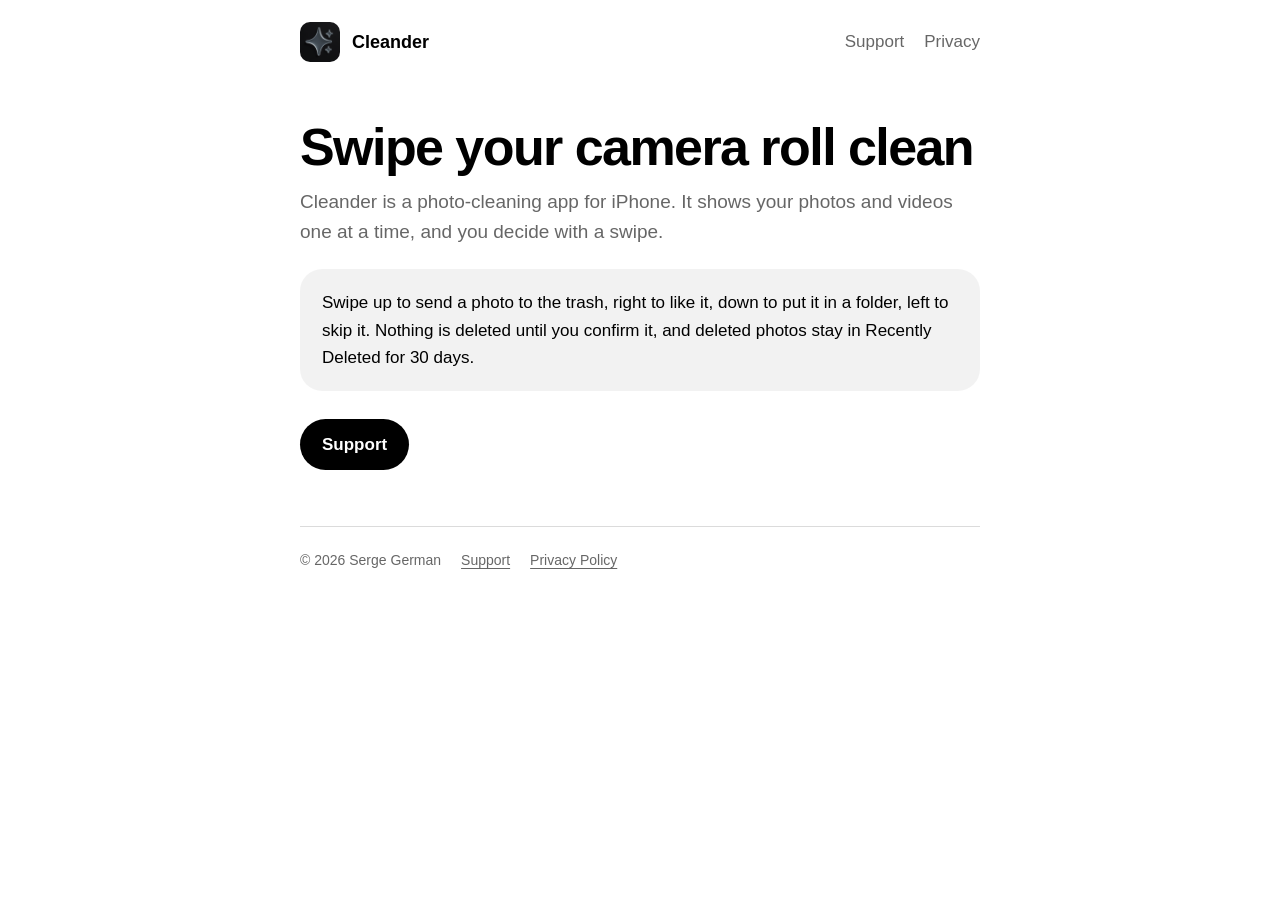
<file: index.html>
<!doctype html>
<html lang="en">
<head>
<meta charset="utf-8">
<meta name="viewport" content="width=device-width, initial-scale=1">
<title>Cleander</title>
<meta name="description" content="Cleander is a photo-cleaning app for iPhone built around one swipe per photo.">
<link rel="icon" href="/favicon.png">
<link rel="stylesheet" href="/style.css">
</head>
<body>
<div class="wrap">
<header>
  <a class="brand" href="/"><img src="/icon.png" alt="">Cleander</a>
  <nav><a href="/support/">Support</a><a href="/privacy/">Privacy</a></nav>
</header>
<main>
<h1>Swipe your camera roll clean</h1>
<p class="lead">Cleander is a photo-cleaning app for iPhone. It shows your photos and videos one at a time, and you decide with a swipe.</p>
<div class="card">
  <p>Swipe up to send a photo to the trash, right to like it, down to put it in a folder, left to skip it. Nothing is deleted until you confirm it, and deleted photos stay in Recently Deleted for 30 days.</p>
</div>
<p><a class="pill" href="/support/">Support</a></p>
</main>
<footer><span>© 2026 Serge German</span><a href="/support/">Support</a><a href="/privacy/">Privacy Policy</a></footer>
</div>
</body>
</html>
</file>
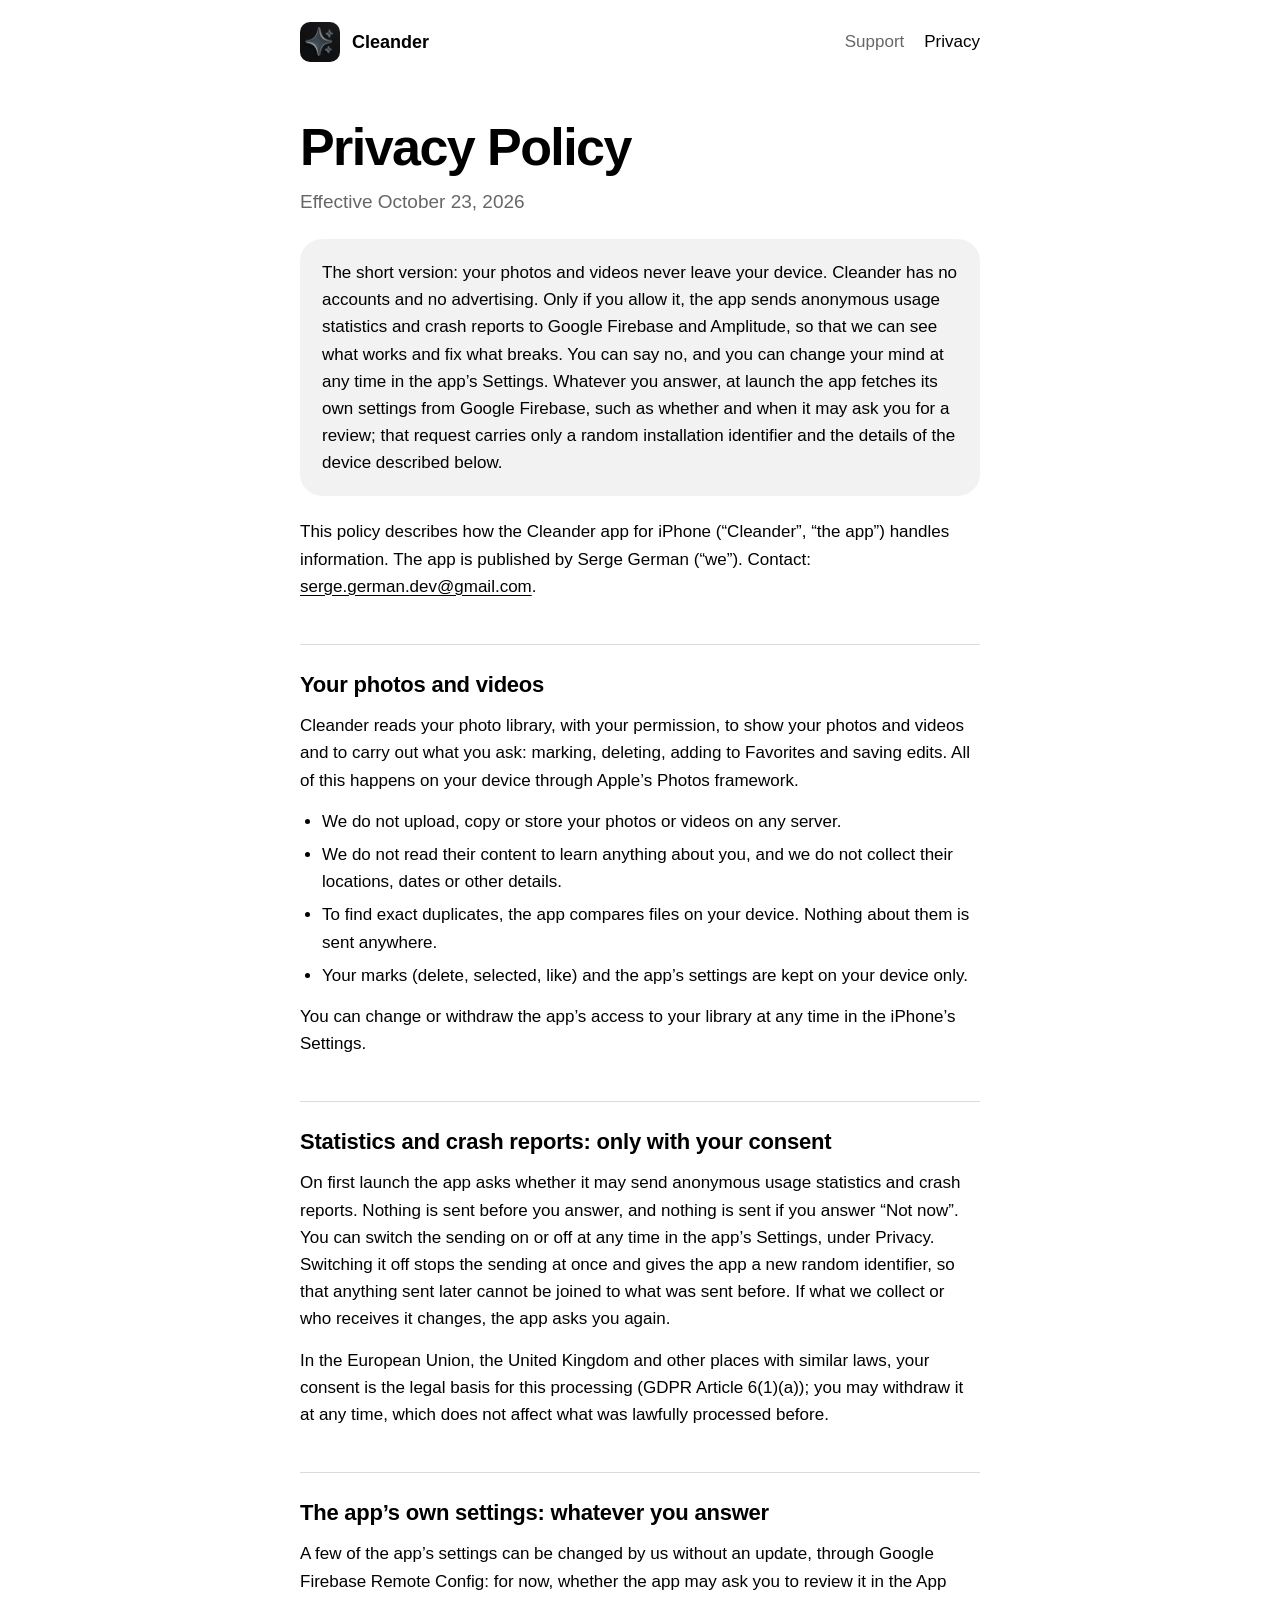
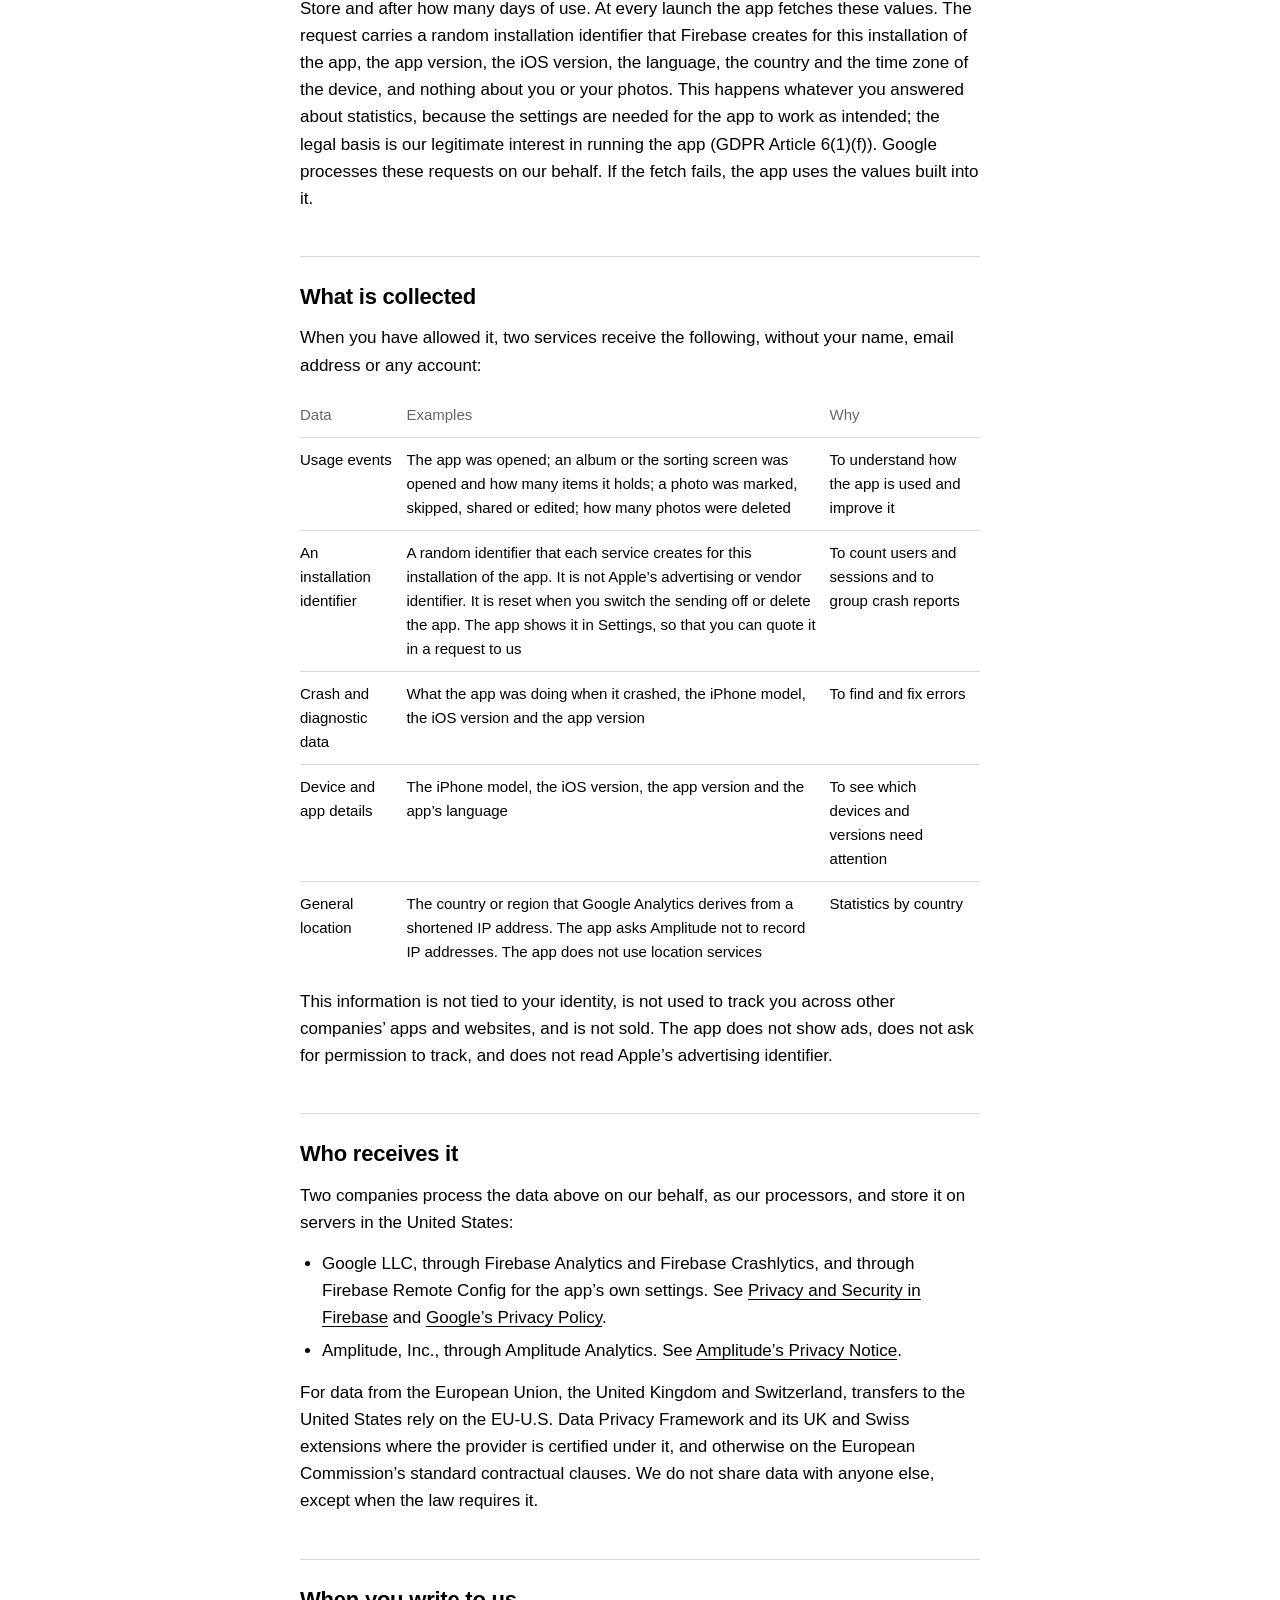
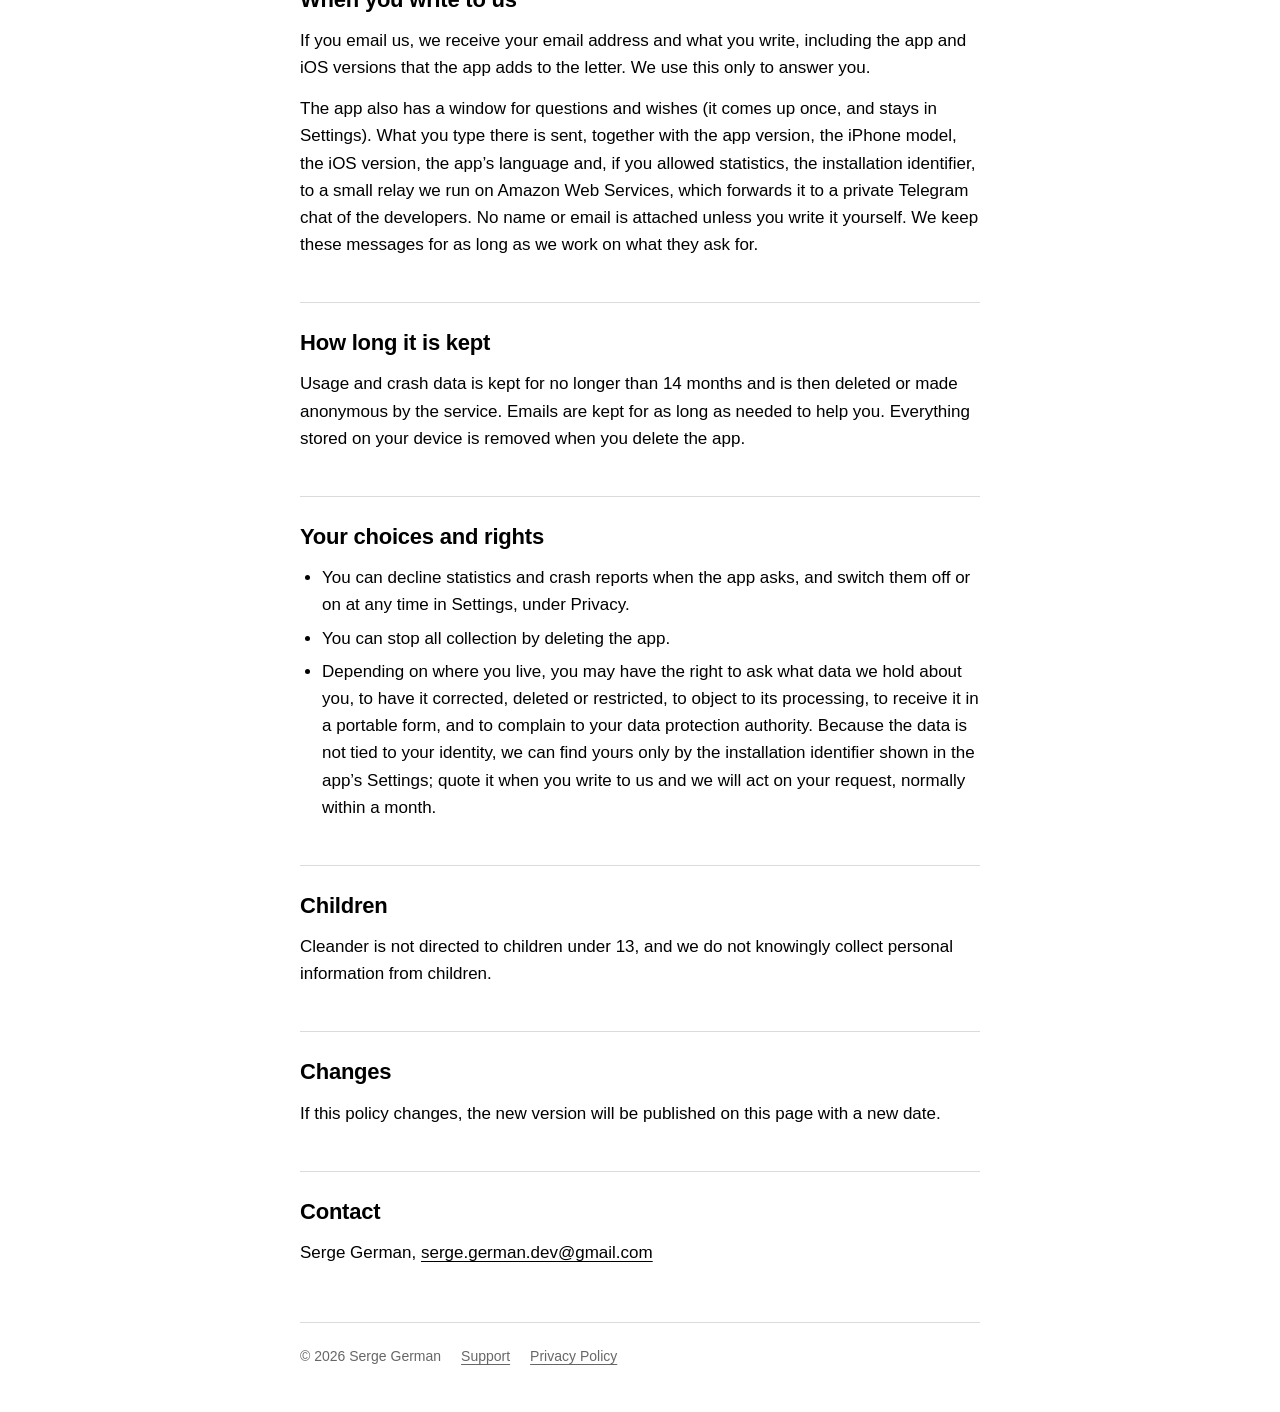
<file: privacy/index.html>
<!doctype html>
<html lang="en">
<head>
<meta charset="utf-8">
<meta name="viewport" content="width=device-width, initial-scale=1">
<title>Cleander Privacy Policy</title>
<meta name="description" content="What data Cleander handles, what leaves your device and what never does.">
<link rel="icon" href="/favicon.png">
<link rel="stylesheet" href="/style.css">
</head>
<body>
<div class="wrap">
<header>
  <a class="brand" href="/"><img src="/icon.png" alt="">Cleander</a>
  <nav><a href="/support/">Support</a><a href="/privacy/" aria-current="page">Privacy</a></nav>
</header>
<main>
<h1>Privacy Policy</h1>
<p class="lead">Effective October 23, 2026</p>

<div class="card">
  <p>The short version: your photos and videos never leave your device. Cleander has no accounts and no advertising. Only if you allow it, the app sends anonymous usage statistics and crash reports to Google Firebase and Amplitude, so that we can see what works and fix what breaks. You can say no, and you can change your mind at any time in the app’s Settings. Whatever you answer, at launch the app fetches its own settings from Google Firebase, such as whether and when it may ask you for a review; that request carries only a random installation identifier and the details of the device described below.</p>
</div>

<p>This policy describes how the Cleander app for iPhone (“Cleander”, “the app”) handles information. The app is published by Serge German (“we”). Contact: <a href="mailto:serge.german.dev@gmail.com">serge.german.dev@gmail.com</a>.</p>

<h2>Your photos and videos</h2>
<p>Cleander reads your photo library, with your permission, to show your photos and videos and to carry out what you ask: marking, deleting, adding to Favorites and saving edits. All of this happens on your device through Apple’s Photos framework.</p>
<ul>
  <li>We do not upload, copy or store your photos or videos on any server.</li>
  <li>We do not read their content to learn anything about you, and we do not collect their locations, dates or other details.</li>
  <li>To find exact duplicates, the app compares files on your device. Nothing about them is sent anywhere.</li>
  <li>Your marks (delete, selected, like) and the app’s settings are kept on your device only.</li>
</ul>
<p>You can change or withdraw the app’s access to your library at any time in the iPhone’s Settings.</p>

<h2>Statistics and crash reports: only with your consent</h2>
<p>On first launch the app asks whether it may send anonymous usage statistics and crash reports. Nothing is sent before you answer, and nothing is sent if you answer “Not now”. You can switch the sending on or off at any time in the app’s Settings, under Privacy. Switching it off stops the sending at once and gives the app a new random identifier, so that anything sent later cannot be joined to what was sent before. If what we collect or who receives it changes, the app asks you again.</p>
<p>In the European Union, the United Kingdom and other places with similar laws, your consent is the legal basis for this processing (GDPR Article 6(1)(a)); you may withdraw it at any time, which does not affect what was lawfully processed before.</p>

<h2>The app’s own settings: whatever you answer</h2>
<p>A few of the app’s settings can be changed by us without an update, through Google Firebase Remote Config: for now, whether the app may ask you to review it in the App Store and after how many days of use. At every launch the app fetches these values. The request carries a random installation identifier that Firebase creates for this installation of the app, the app version, the iOS version, the language, the country and the time zone of the device, and nothing about you or your photos. This happens whatever you answered about statistics, because the settings are needed for the app to work as intended; the legal basis is our legitimate interest in running the app (GDPR Article 6(1)(f)). Google processes these requests on our behalf. If the fetch fails, the app uses the values built into it.</p>

<h2>What is collected</h2>
<p>When you have allowed it, two services receive the following, without your name, email address or any account:</p>
<div class="scroll">
<table>
  <thead><tr><th>Data</th><th>Examples</th><th>Why</th></tr></thead>
  <tbody>
    <tr><td>Usage events</td><td>The app was opened; an album or the sorting screen was opened and how many items it holds; a photo was marked, skipped, shared or edited; how many photos were deleted</td><td>To understand how the app is used and improve it</td></tr>
    <tr><td>An installation identifier</td><td>A random identifier that each service creates for this installation of the app. It is not Apple’s advertising or vendor identifier. It is reset when you switch the sending off or delete the app. The app shows it in Settings, so that you can quote it in a request to us</td><td>To count users and sessions and to group crash reports</td></tr>
    <tr><td>Crash and diagnostic data</td><td>What the app was doing when it crashed, the iPhone model, the iOS version and the app version</td><td>To find and fix errors</td></tr>
    <tr><td>Device and app details</td><td>The iPhone model, the iOS version, the app version and the app’s language</td><td>To see which devices and versions need attention</td></tr>
    <tr><td>General location</td><td>The country or region that Google Analytics derives from a shortened IP address. The app asks Amplitude not to record IP addresses. The app does not use location services</td><td>Statistics by country</td></tr>
  </tbody>
</table>
</div>
<p>This information is not tied to your identity, is not used to track you across other companies’ apps and websites, and is not sold. The app does not show ads, does not ask for permission to track, and does not read Apple’s advertising identifier.</p>

<h2>Who receives it</h2>
<p>Two companies process the data above on our behalf, as our processors, and store it on servers in the United States:</p>
<ul>
  <li>Google LLC, through Firebase Analytics and Firebase Crashlytics, and through Firebase Remote Config for the app’s own settings. See <a href="https://firebase.google.com/support/privacy">Privacy and Security in Firebase</a> and <a href="https://policies.google.com/privacy">Google’s Privacy Policy</a>.</li>
  <li>Amplitude, Inc., through Amplitude Analytics. See <a href="https://amplitude.com/privacy">Amplitude’s Privacy Notice</a>.</li>
</ul>
<p>For data from the European Union, the United Kingdom and Switzerland, transfers to the United States rely on the EU-U.S. Data Privacy Framework and its UK and Swiss extensions where the provider is certified under it, and otherwise on the European Commission’s standard contractual clauses. We do not share data with anyone else, except when the law requires it.</p>

<h2>When you write to us</h2>
<p>If you email us, we receive your email address and what you write, including the app and iOS versions that the app adds to the letter. We use this only to answer you.</p>
<p>The app also has a window for questions and wishes (it comes up once, and stays in Settings). What you type there is sent, together with the app version, the iPhone model, the iOS version, the app’s language and, if you allowed statistics, the installation identifier, to a small relay we run on Amazon Web Services, which forwards it to a private Telegram chat of the developers. No name or email is attached unless you write it yourself. We keep these messages for as long as we work on what they ask for.</p>

<h2>How long it is kept</h2>
<p>Usage and crash data is kept for no longer than 14 months and is then deleted or made anonymous by the service. Emails are kept for as long as needed to help you. Everything stored on your device is removed when you delete the app.</p>

<h2>Your choices and rights</h2>
<ul>
  <li>You can decline statistics and crash reports when the app asks, and switch them off or on at any time in Settings, under Privacy.</li>
  <li>You can stop all collection by deleting the app.</li>
  <li>Depending on where you live, you may have the right to ask what data we hold about you, to have it corrected, deleted or restricted, to object to its processing, to receive it in a portable form, and to complain to your data protection authority. Because the data is not tied to your identity, we can find yours only by the installation identifier shown in the app’s Settings; quote it when you write to us and we will act on your request, normally within a month.</li>
</ul>

<h2>Children</h2>
<p>Cleander is not directed to children under 13, and we do not knowingly collect personal information from children.</p>

<h2>Changes</h2>
<p>If this policy changes, the new version will be published on this page with a new date.</p>

<h2>Contact</h2>
<p>Serge German, <a href="mailto:serge.german.dev@gmail.com">serge.german.dev@gmail.com</a></p>
</main>
<footer><span>© 2026 Serge German</span><a href="/support/">Support</a><a href="/privacy/">Privacy Policy</a></footer>
</div>
</body>
</html>
</file>
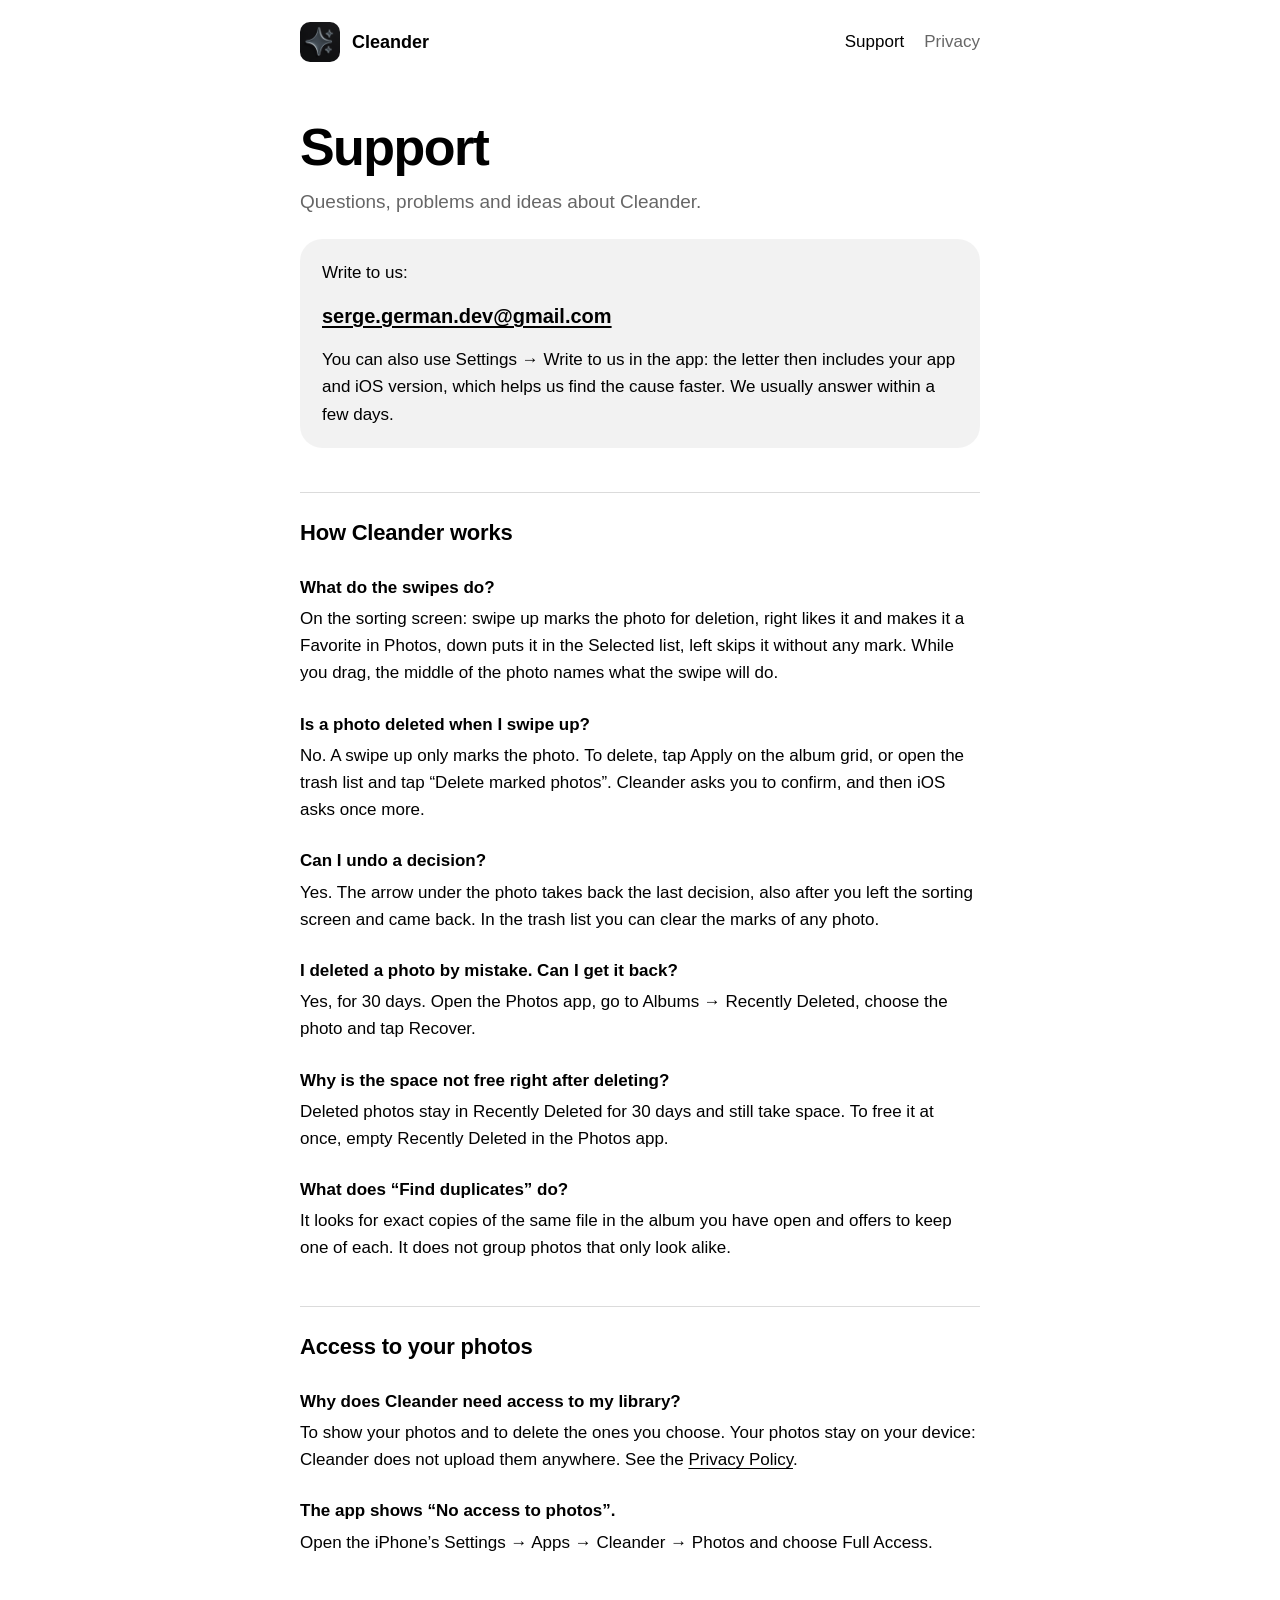
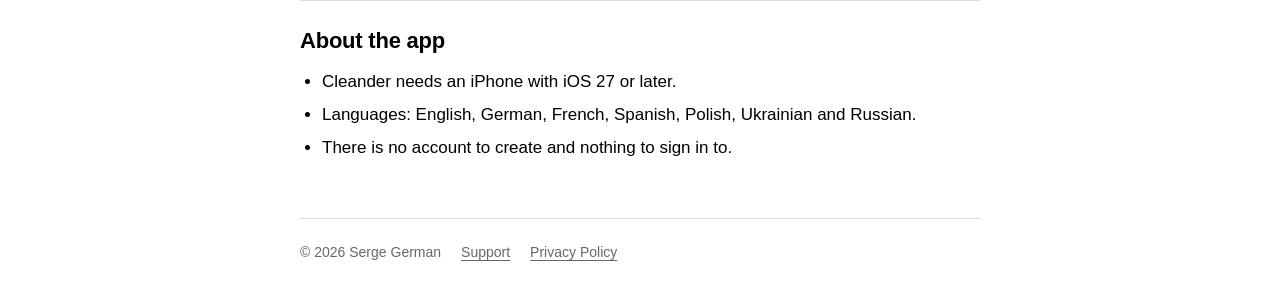
<file: support/index.html>
<!doctype html>
<html lang="en">
<head>
<meta charset="utf-8">
<meta name="viewport" content="width=device-width, initial-scale=1">
<title>Cleander Support</title>
<meta name="description" content="Help with Cleander and how to contact the developer.">
<link rel="icon" href="/favicon.png">
<link rel="stylesheet" href="/style.css">
</head>
<body>
<div class="wrap">
<header>
  <a class="brand" href="/"><img src="/icon.png" alt="">Cleander</a>
  <nav><a href="/support/" aria-current="page">Support</a><a href="/privacy/">Privacy</a></nav>
</header>
<main>
<h1>Support</h1>
<p class="lead">Questions, problems and ideas about Cleander.</p>

<div class="card">
  <p>Write to us:</p>
  <p class="mail"><a href="mailto:serge.german.dev@gmail.com?subject=Cleander">serge.german.dev@gmail.com</a></p>
  <p>You can also use Settings → Write to us in the app: the letter then includes your app and iOS version, which helps us find the cause faster. We usually answer within a few days.</p>
</div>

<h2>How Cleander works</h2>
<h3>What do the swipes do?</h3>
<p>On the sorting screen: swipe up marks the photo for deletion, right likes it and makes it a Favorite in Photos, down puts it in the Selected list, left skips it without any mark. While you drag, the middle of the photo names what the swipe will do.</p>
<h3>Is a photo deleted when I swipe up?</h3>
<p>No. A swipe up only marks the photo. To delete, tap Apply on the album grid, or open the trash list and tap “Delete marked photos”. Cleander asks you to confirm, and then iOS asks once more.</p>
<h3>Can I undo a decision?</h3>
<p>Yes. The arrow under the photo takes back the last decision, also after you left the sorting screen and came back. In the trash list you can clear the marks of any photo.</p>
<h3>I deleted a photo by mistake. Can I get it back?</h3>
<p>Yes, for 30 days. Open the Photos app, go to Albums → Recently Deleted, choose the photo and tap Recover.</p>
<h3>Why is the space not free right after deleting?</h3>
<p>Deleted photos stay in Recently Deleted for 30 days and still take space. To free it at once, empty Recently Deleted in the Photos app.</p>
<h3>What does “Find duplicates” do?</h3>
<p>It looks for exact copies of the same file in the album you have open and offers to keep one of each. It does not group photos that only look alike.</p>

<h2>Access to your photos</h2>
<h3>Why does Cleander need access to my library?</h3>
<p>To show your photos and to delete the ones you choose. Your photos stay on your device: Cleander does not upload them anywhere. See the <a href="/privacy/">Privacy Policy</a>.</p>
<h3>The app shows “No access to photos”.</h3>
<p>Open the iPhone’s Settings → Apps → Cleander → Photos and choose Full Access.</p>

<h2>About the app</h2>
<ul>
  <li>Cleander needs an iPhone with iOS 27 or later.</li>
  <li>Languages: English, German, French, Spanish, Polish, Ukrainian and Russian.</li>
  <li>There is no account to create and nothing to sign in to.</li>
</ul>
</main>
<footer><span>© 2026 Serge German</span><a href="/support/">Support</a><a href="/privacy/">Privacy Policy</a></footer>
</div>
</body>
</html>
</file>
<file: style.css>
/* Cleander's pages: black and white, the same calm look as the app. */
:root { color-scheme: dark; --bg: #000; --fg: #fff; --muted: rgba(255,255,255,.62); --line: rgba(255,255,255,.16); --fill: rgba(255,255,255,.08); }
@media (prefers-color-scheme: light) { :root { color-scheme: light; --bg: #fff; --fg: #000; --muted: rgba(0,0,0,.6); --line: rgba(0,0,0,.14); --fill: rgba(0,0,0,.05); } }
* { box-sizing: border-box; }
body { margin: 0; background: var(--bg); color: var(--fg); font: 17px/1.6 -apple-system, BlinkMacSystemFont, "SF Pro Text", "Helvetica Neue", "Segoe UI", Roboto, Arial, sans-serif; -webkit-font-smoothing: antialiased; }
.wrap { max-width: 720px; margin: 0 auto; padding: 0 20px; }
header { display: flex; align-items: center; justify-content: space-between; gap: 16px; padding: 22px 0; flex-wrap: wrap; }
.brand { display: flex; align-items: center; gap: 12px; font-weight: 600; font-size: 18px; color: var(--fg); text-decoration: none; }
.brand img { width: 40px; height: 40px; border-radius: 10px; display: block; }
nav { display: flex; gap: 20px; }
nav a { color: var(--muted); text-decoration: none; }
nav a:hover, nav a[aria-current="page"] { color: var(--fg); }
h1 { font-size: clamp(34px, 8vw, 52px); line-height: 1.05; letter-spacing: -.03em; font-weight: 800; margin: 36px 0 12px; text-wrap: balance; }
.lead { color: var(--muted); font-size: 19px; margin: 0 0 8px; }
h2 { font-size: 22px; letter-spacing: -.01em; margin: 44px 0 10px; padding-top: 22px; border-top: 1px solid var(--line); }
h3 { font-size: 17px; margin: 24px 0 4px; }
p, ul { margin: 0 0 14px; }
ul { padding-left: 22px; }
li { margin-bottom: 6px; }
a { color: var(--fg); text-underline-offset: 3px; }
.card { background: var(--fill); border-radius: 22px; padding: 20px 22px; margin: 22px 0; }
.card p:last-child { margin-bottom: 0; }
.mail { font-size: 20px; font-weight: 600; overflow-wrap: anywhere; }
.pill { display: inline-block; background: var(--fg); color: var(--bg); text-decoration: none; font-weight: 600; padding: 12px 22px; border-radius: 99px; margin-top: 6px; }
table { border-collapse: collapse; width: 100%; font-size: 15px; }
.scroll { overflow-x: auto; margin: 0 0 14px; }
th, td { text-align: left; vertical-align: top; padding: 10px 14px 10px 0; border-top: 1px solid var(--line); }
thead th { border-top: 0; color: var(--muted); font-weight: 500; }
footer { color: var(--muted); font-size: 14px; border-top: 1px solid var(--line); margin-top: 56px; padding: 22px 0 44px; display: flex; gap: 8px 20px; flex-wrap: wrap; }
footer a { color: var(--muted); }
:focus-visible { outline: 2px solid var(--fg); outline-offset: 3px; border-radius: 4px; }
</file>
